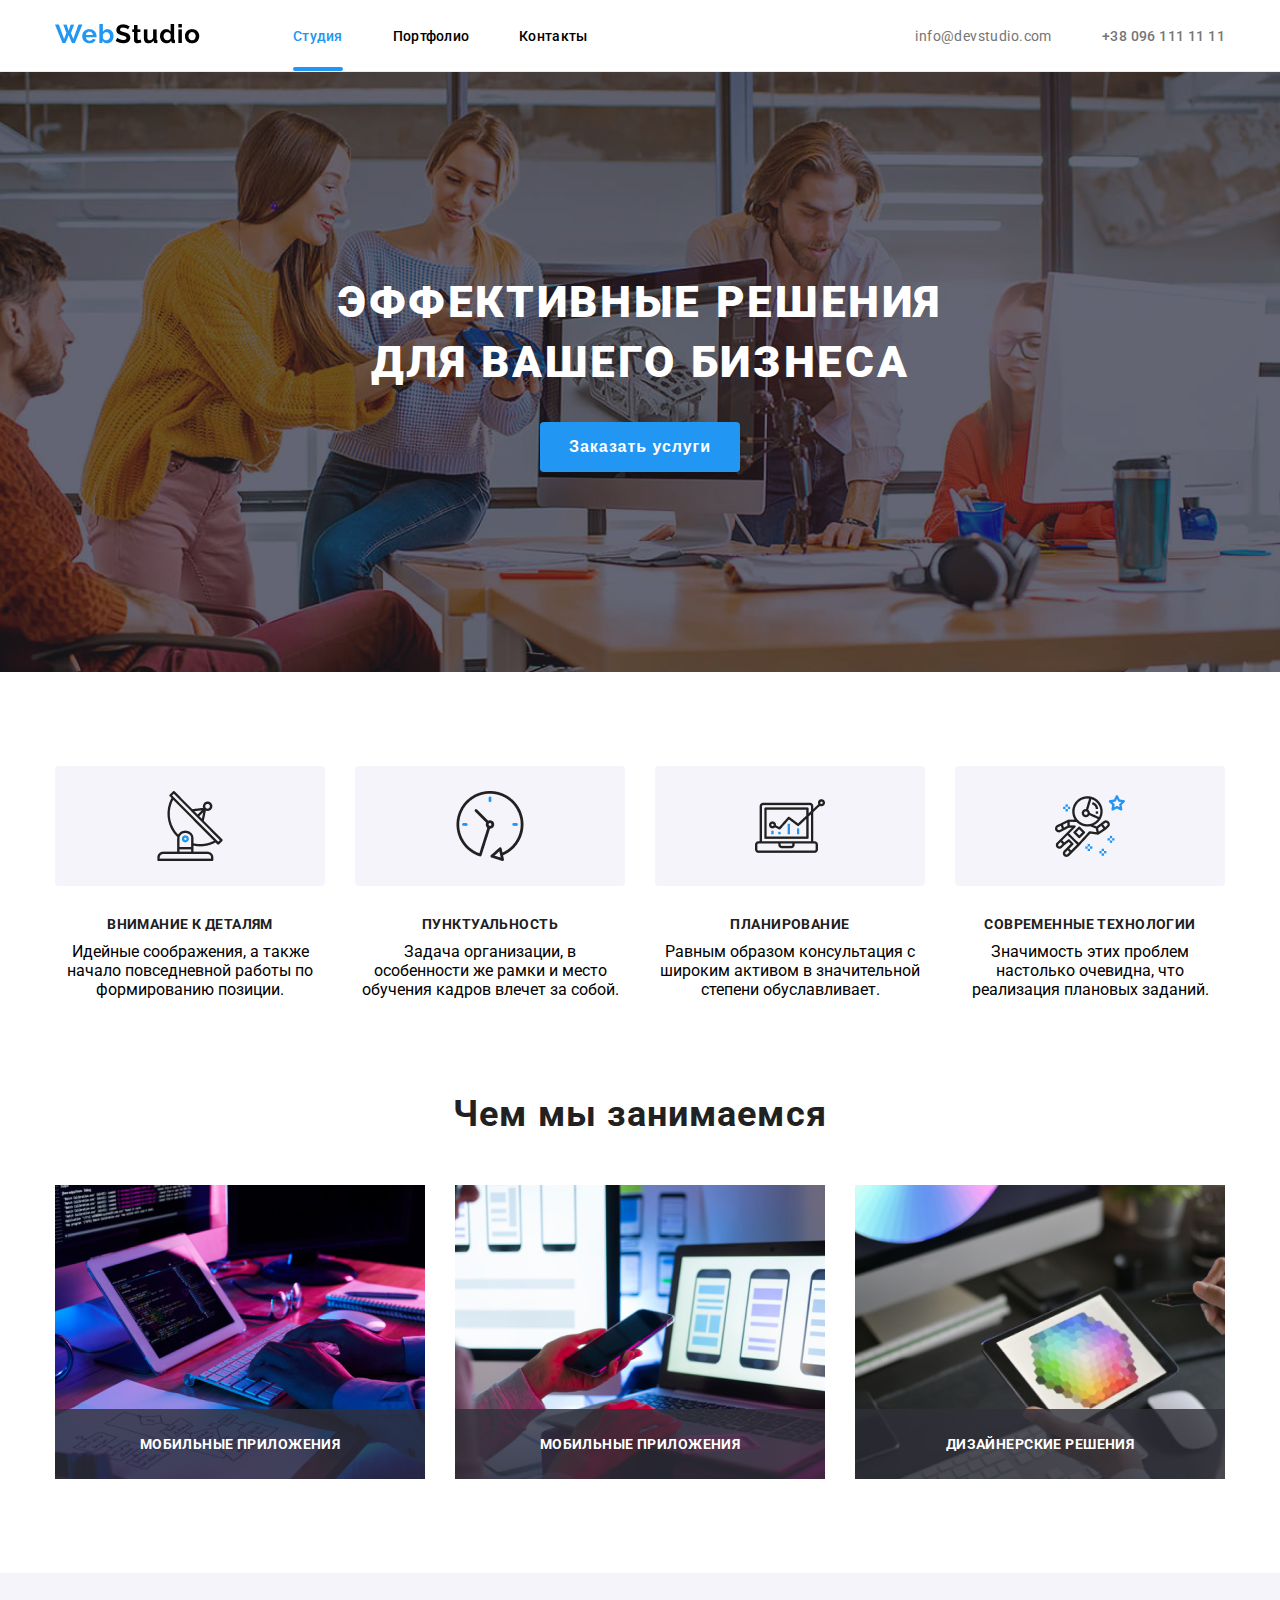
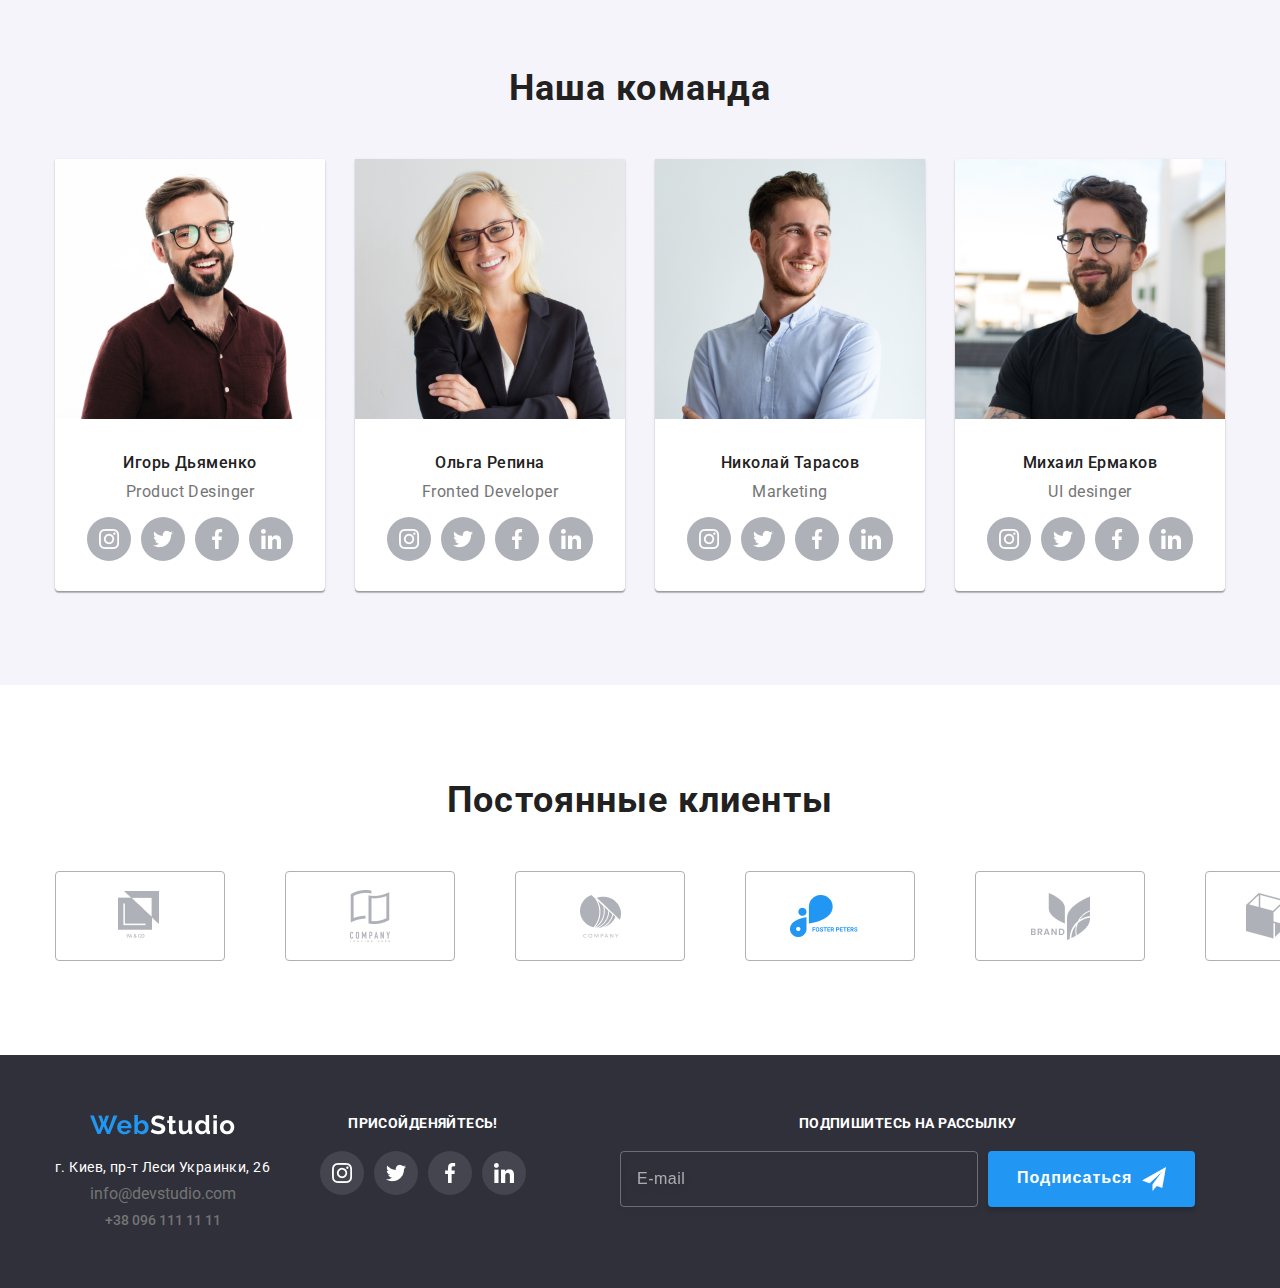
<file: index.html>
<!DOCTYPE html>
<html lang="en">
<head>
    <meta charset="UTF-8">
    <meta http-equiv="X-UA-Compatible" content="IE=edge">
    <meta name="viewport" content="width=device-width, initial-scale=1.0">
    <title>studio</title>
    <link rel="stylesheet" href="main.css">
    <link rel="preconnect" href="https://fonts.googleapis.com">
<link rel="preconnect" href="https://fonts.gstatic.com" crossorigin>
<link href="https://fonts.googleapis.com/css2?family=Roboto:wght@300;400;700;900&display=swap" rel="stylesheet">
</head>
<body>
    <div class="wrapper">
        <header class="header">
            <div class="container">
            <div class="header-col">
                <a href="#" class="logo-img">
                    <img src="WebStudio.png" alt="Logo icon" class="logo">
                </a>
                <nav class="menu">
                    <ul class="menu-list">
                        <li class="menu-item">
                            <a href="#" class="menu-link menu-link-active">Студия</a>
                        </li>
                        <li class="menu-item">
                            <a href="portfolio.html" class="menu-link">Портфолио</a>
                        </li>
                        <li class="menu-item">
                            <a href="#" class="menu-link">Контакты</a>
                        </li>
                    </ul>
                </nav>
            </div>
            <div class="header-col">
                <a href="#" class="email">info@devstudio.com</a>
                <a href="#" class="phone">+38 096 111 11 11</a>
            </div>
            </div>
        </header>
    </div>
            <main class="main">
                <section class="preview">
                    <div class="container">
                        <h2 class="preview-title">Эффективные решения для вашего бизнеса</h2>
                        <button class="button">
                            <span>Заказать услуги</span>
                        </button>
                    </div>
                </section>
                <section class="options">
                    <div class="container">
                        <ul class="options-list">
                            <li class="options-item">
                                <div class="options-img">
                                    <img src="Group.png" alt="options">
                                </div>
                                <div class="options-title">Внимание к деталям</div>
                                <div class="options-text">Идейные соображения, а также начало повседневной работы по формированию позиции.</div>
                            </li>
                            <li class="options-item">
                                <div class="options-img">
                                    <img src="clock 1.png" alt="options">
                                </div>
                                <div class="options-title">Пунктуальность</div>
                                <div class="options-text">Задача организации, в особенности же рамки и место обучения кадров влечет за собой.</div>
                            </li>
                            <li class="options-item">
                                <div class="options-img">
                                    <img src="diagram 1.png" alt="options">
                                </div>
                                <div class="options-title">Планирование</div>
                                <div class="options-text">Равным образом консультация с широким активом в значительной степени обуславливает.</div>
                            </li>
                            <li class="options-item">
                                <div class="options-img">
                                    <img src="astronaut 1.png" alt="options">
                                </div>
                                <div class="options-title">Современные технологии</div>
                                <div class="options-text">Значимость этих проблем настолько очевидна, что реализация плановых заданий.</div>
                            </li>
                        </ul>
                    </div>
                </section>
                <section class="doing">
                    <div class="container">
                        <div class="title">Чем мы занимаемся</div>
                        <ul class="doing-list">
                            <li class="doing-item">
                                <img src="img.png" alt="" class="doing-img">
                                <div class="doing-title">Мобильные Приложения</div>
                            </li>
                            <li class="doing-item">
                                <img src="img (1).png" alt="" class="doing-img">
                                <div class="doing-title">Мобильные Приложения</div>
                            </li>
                            <li class="doing-item">
                                <img src="img (2).png" alt="" class="doing-img">
                                <div class="doing-title">Дизайнерские решения</div>
                            </li>
                        </ul>
                    </div>
                </section>
                <section class="team">
                    <div class="container">
                        <div class="title">Наша команда</div>
                        <ul class="team-list">
                            <li class="team-item">
                                <img src="img.jpg" alt="ИгорьДьяменко" class="team-img">
                                <div class="team-name">Игорь Дьяменко</div>
                                <div class="team-position">Product Desinger</div>
                                <div class="socials">
                                    <ul class="socials-list">
                                        <li class="socials-item">
                                            <a href="#" class="socials-link">
                                                <img src="instagram 2.png" alt="иконка социальной сети" class="socials-icon">
                                            </a>
                                        </li>
                                        <li class="socials-item">
                                            <a href="#" class="socials-link">
                                                <img src="twitter 1.png" alt="иконка социальной сети" class="socials-icon">
                                            </a>
                                        </li>
                                        <li class="socials-item">
                                            <a href="#" class="socials-link">
                                                <img src="facebook 1.png" alt="иконка социальной сети" class="socials-icon">
                                            </a>
                                        </li>
                                        <li class="socials-item">
                                            <a href="#" class="socials-link">
                                                <img src="linkedin 1.png" alt="иконка социальной сети" class="socials-icon">
                                            </a>
                                        </li>
                                    </ul>
                                </div>
                            </li>
                            <li class="team-item">
                                <img src="img (1).jpg" alt="Ольгарепина" class="team-img">
                                <div class="team-name">Ольга Репина</div>
                                <div class="team-position">Fronted Developer</div>
                                    <div class="socials">
                            <ul class="socials-list">
                                <li class="socials-item">
                                    <a href="#" class="socials-link">
                                        <img src="instagram 2.png" alt="иконка социальной сети" class="socials-icon">
                                    </a>
                                </li>
                                <li class="socials-item">
                                    <a href="#" class="socials-link">
                                        <img src="twitter 1.png" alt="иконка социальной сети" class="socials-icon">
                                    </a>
                                </li>
                                <li class="socials-item">
                                    <a href="#" class="socials-link">
                                        <img src="facebook 1.png" alt="иконка социальной сети" class="socials-icon">
                                    </a>
                                </li>
                                <li class="socials-item">
                                    <a href="#" class="socials-link">
                                        <img src="linkedin 1.png" alt="иконка социальной сети" class="socials-icon">
                                    </a>
                                </li>
                            </ul>
                        </div>
                            </li>
                            <li class="team-item">
                                <img src="img (2).jpg" alt="НиколайТарасов" class="team-img">
                                <div class="team-name">Николай Тарасов</div>
                                <div class="team-position">Marketing</div>
                                <div class="socials">
                                    <ul class="socials-list">
                                        <li class="socials-item">
                                            <a href="#" class="socials-link">
                                                <img src="instagram 2.png" alt="иконка социальной сети" class="socials-icon">
                                            </a>
                                        </li>
                                        <li class="socials-item">
                                            <a href="#" class="socials-link">
                                                <img src="twitter 1.png" alt="иконка социальной сети" class="socials-icon">
                                            </a>
                                        </li>
                                        <li class="socials-item">
                                            <a href="#" class="socials-link">
                                                <img src="facebook 1.png" alt="иконка социальной сети" class="socials-icon">
                                            </a>
                                        </li>
                                        <li class="socials-item">
                                            <a href="#" class="socials-link">
                                                <img src="linkedin 1.png" alt="иконка социальной сети" class="socials-icon">
                                            </a>
                                        </li>
                                    </ul>
                                </div>
                            </li>
                            <li class="team-item">
                                <img src="img (3).jpg" alt="МихаилЕрмаков" class="team-img">
                                <div class="team-name">Михаил Ермаков</div>
                                <div class="team-position">UI desinger</div>
                                <div class="socials">
                                    <ul class="socials-list">
                                        <li class="socials-item">
                                            <a href="#" class="socials-link">
                                                <img src="instagram 2.png" alt="иконка социальной сети" class="socials-icon">
                                            </a>
                                        </li>
                                        <li class="socials-item">
                                            <a href="#" class="socials-link">
                                                <img src="twitter 1.png" alt="иконка социальной сети" class="socials-icon">
                                            </a>
                                        </li>
                                        <li class="socials-item">
                                            <a href="#" class="socials-link">
                                                <img src="facebook 1.png" alt="иконка социальной сети" class="socials-icon">
                                            </a>
                                        </li>
                                        <li class="socials-item">
                                            <a href="#" class="socials-link">
                                                <img src="linkedin 1.png" alt="иконка социальной сети" class="socials-icon">
                                            </a>
                                        </li>
                                    </ul>
                                </div>
                            </li>
                        </ul>
                    </div>
                </section>
                <section class="clients">
                    <div class="container">
                        <div class="title">Постоянные клиенты</div>
                        <ul class="clients-list">
                            <li class="clients-item">
                                <a href="#" class="clients-link">
                                    <img src="logo 1.png" alt="Иконка клиентов" class="clients-icon">
                                </a>
                            </li>
                            <li class="clients-item">
                                <a href="#" class="clients-link">
                                    <img src="logo 2.png" alt="Иконка клиентов" class="clients-icon">
                                </a>
                            </li>
                            <li class="clients-item">
                                <a href="#" class="clients-link">
                                    <img src="Object.png" alt="Иконка клиентов" class="clients-icon">
                                </a>
                            </li>
                            <li class="clients-item">
                                <a href="#" class="clients-link">
                                    <img src="logo 4.png" alt="Иконка клиентов" class="clients-icon">
                                </a>
                            </li>
                            <li class="clients-item">
                                <a href="#" class="clients-link">
                                    <img src="logo 5.png" alt="Иконка клиентов" class="clients-icon">
                                </a>
                            </li>
                            <li class="clients-item">
                                <a href="#" class="clients-link">
                                    <img src="logo 6.png" alt="Иконка клиентов" class="clients-icon">
                                </a>
                            </li>
                        </ul>
                    </div>
                </section>
            </main>
            <footer class="footer">
                <div class="container">
                    <div class="footer-col footer-col-first">
                        <a href="#" class="logo-img">
                            <img src="WebStudio (2).png" alt="Logo icon" class="logo">
                        </a>
                        <a href="#" class="adress">г. Киев, пр-т Леси Украинки, 26</a>
                        <a href="#" class="email">info@devstudio.com</a>
                        <a href="#" class="phone">+38 096 111 11 11</a>
                    </div>
                    <div class="footer-col footer-col-second">
                        <div class="footer-title">Присойденяйтесь!</div>
                        <div class="socials">
                            <ul class="socials-list">
                                <li class="socials-item">
                                    <a href="#" class="socials-link">
                                        <img src="instagram 2.png" alt="иконка социальной сети" class="socials-icon">
                                    </a>
                                </li>
                                <li class="socials-item">
                                    <a href="#" class="socials-link">
                                        <img src="twitter 1.png" alt="иконка социальной сети" class="socials-icon">
                                    </a>
                                </li>
                                <li class="socials-item">
                                    <a href="#" class="socials-link">
                                        <img src="facebook 1.png" alt="иконка социальной сети" class="socials-icon">
                                    </a>
                                </li>
                                <li class="socials-item">
                                    <a href="#" class="socials-link">
                                        <img src="linkedin 1.png" alt="иконка социальной сети" class="socials-icon">
                                    </a>
                                </li>
                            </ul>
                        </div>
                    </div>
                    <div class="footer-col footer-col-third">
                        <div class="footer-title">Подпишитесь на рассылку</div>
                        <div class="footer-input-block">
                            <input type="text" class="input footer-input" placeholder="E-mail">
                            <button class="button button-send">
                                <span>Подписаться</span>
                            </button>
                        </div>
                    </div>
                </div>
            </footer>
    </div>
</body>
</html>
</file>
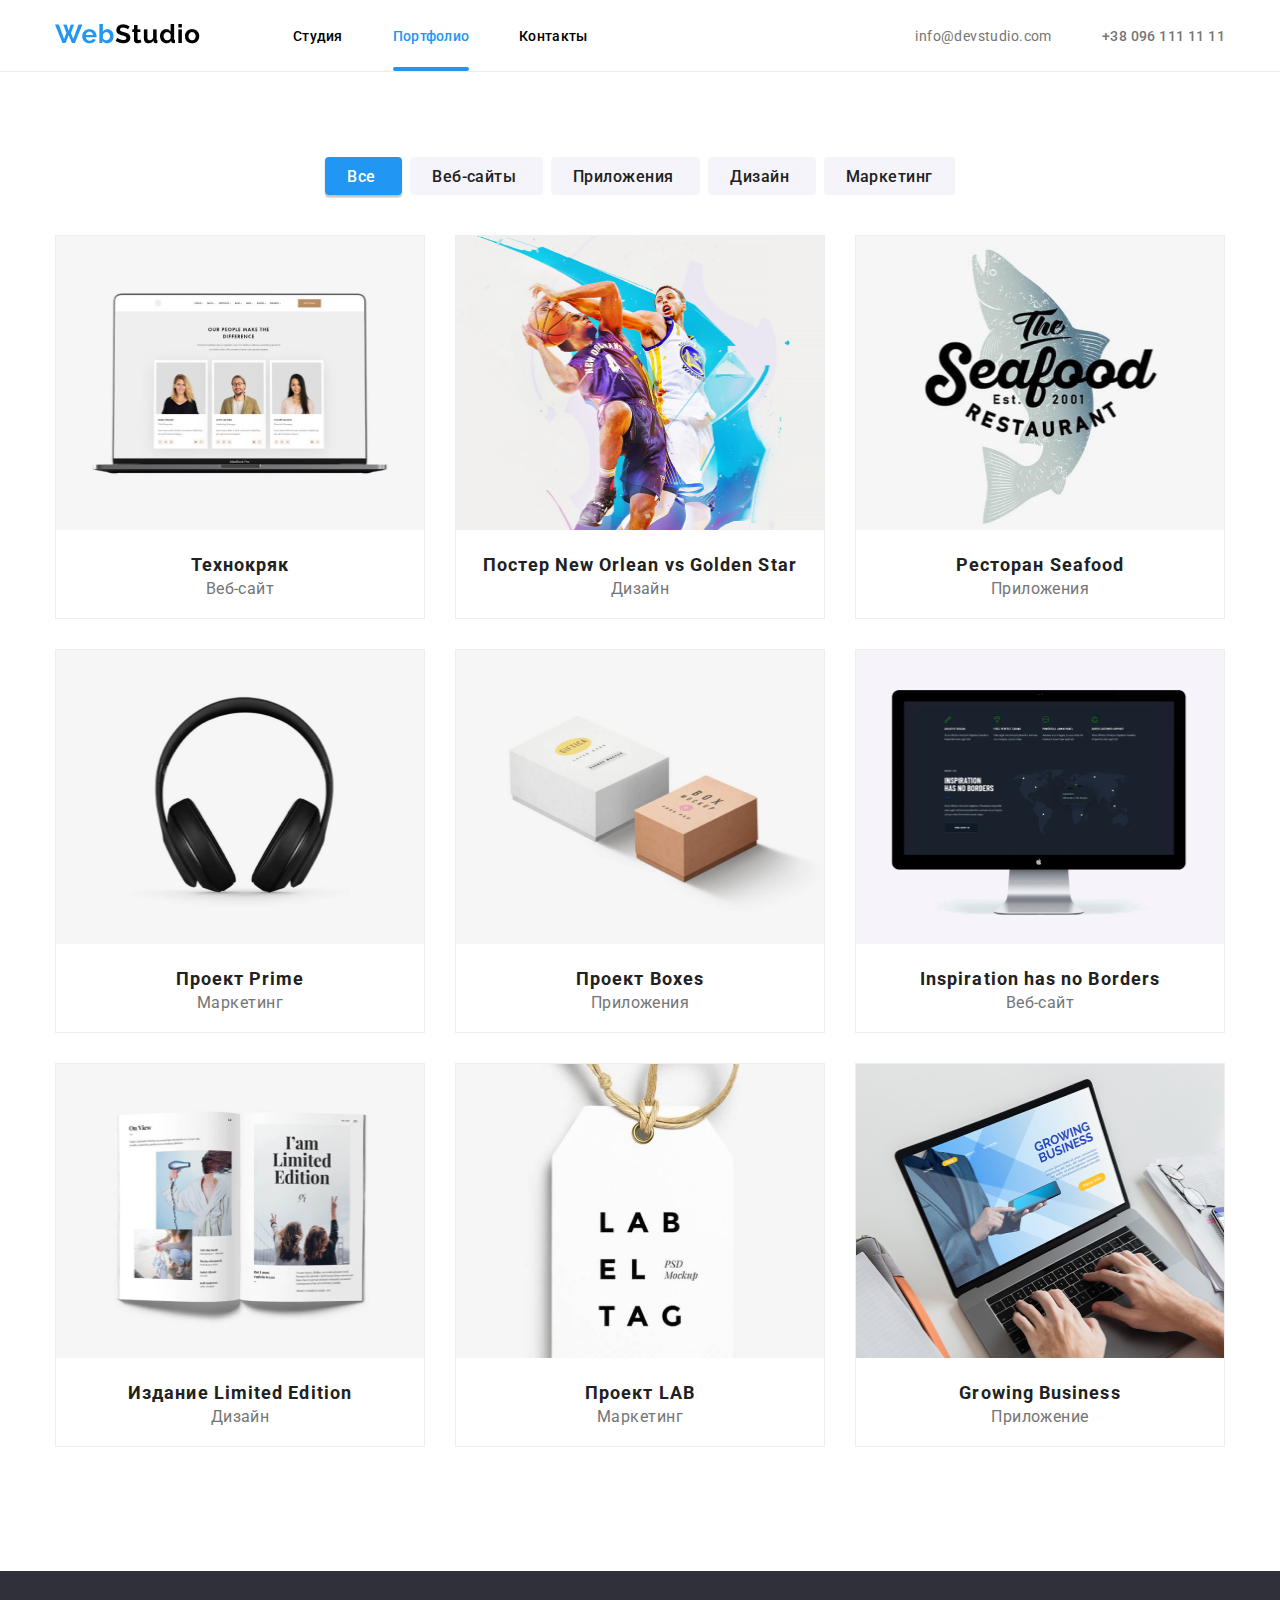
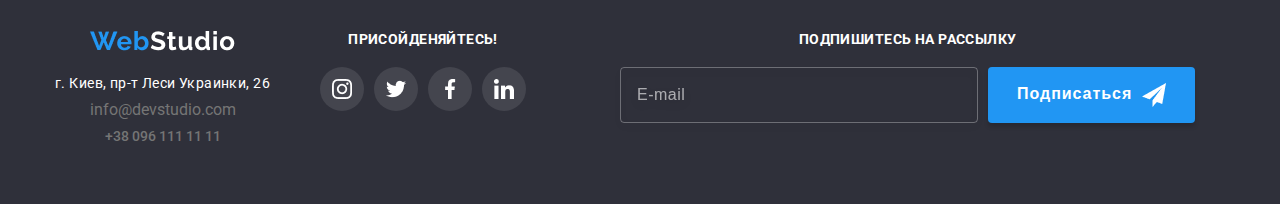
<file: portfolio.html>
<!DOCTYPE html>
<html lang="en">
<head>
    <meta charset="UTF-8">
    <meta http-equiv="X-UA-Compatible" content="IE=edge">
    <meta name="viewport" content="width=device-width, initial-scale=1.0">
    <title>portfolio</title>
    <link rel="stylesheet" href="main.css">
    <link rel="preconnect" href="https://fonts.googleapis.com">
<link rel="preconnect" href="https://fonts.gstatic.com" crossorigin>
<link href="https://fonts.googleapis.com/css2?family=Roboto:wght@300;400;700;900&display=swap" rel="stylesheet">
</head>
<body>
    <div class="wrapper">
        <header class="header">
            <div class="container">
            <div class="header-col">
                <a href="#" class="logo-img">
                    <img src="WebStudio.png" alt="Logo icon" class="logo">
                </a>
                <nav class="menu">
                    <ul class="menu-list">
                        <li class="menu-item">
                            <a href="index.html" class="menu-link ">Студия</a>
                        </li>
                        <li class="menu-item">
                            <a href="portfolio.html" class="menu-link menu-link-active">Портфолио</a>
                        </li>
                        <li class="menu-item">
                            <a href="#" class="menu-link">Контакты</a>
                        </li>
                    </ul>
                </nav>
            </div>
            <div class="header-col">
                <a href="#" class="email">info@devstudio.com</a>
                <a href="#" class="phone">+38 096 111 11 11</a>
            </div>
            </div>
        </header>
    </div>
            <main class="main main-portfolio">
                <section class="portfolio">
                    <div class="container">
                        <div class="portfolio-tab">
                            <ul class="portfolio-tab-list">
                                <li class="portfolio-tab-item">
                                    <a href="#" class="portfolio-tab-link portfolio-tab-link-active">
                                        Все
                                    </a>
                                    <a href="#" class="portfolio-tab-link">
                                        Веб-сайты
                                    </a>
                                    <a href="#" class="portfolio-tab-link">
                                        Приложения
                                    </a>
                                    <a href="#" class="portfolio-tab-link">
                                        Дизайн
                                    </a>
                                    <a href="#" class="portfolio-tab-link">
                                        Маркетинг
                                    </a>
                                </li>
                            </ul>
                        </div>
                    <ul class="portfolio-list">
                        <li class="portfolio-item">
                            <img src="img (3).png" alt="" class="portfolio-img">
                            <div class="portfolio-bg">
                                <p>
                                    Технокряк это современная площадка распространения коронавируса. 
                                    Компании используют эту платформу для цифрового шпионажа и атак на защищённые сервера конкурентов.
                                </p>
                            </div>
                            <div class="portfolio-content">
                                <div class="portfolio-name">Технокряк</div>
                                <div class="portfolio-type"> Веб-сайт</div>
                            </div>
                        </li>
                        <li class="portfolio-item">
                            <img src="img (4).png" alt="" class="portfolio-img">
                            <div class="portfolio-bg">
                                <p>
                                    Технокряк это современная площадка распространения коронавируса. 
                                    Компании используют эту платформу для цифрового шпионажа и атак на защищённые сервера конкурентов.
                                </p>
                            </div>
                            <div class="portfolio-content">
                            <div class="portfolio-name">Постер New Orlean vs Golden Star</div>
                            <div class="portfolio-type"> Дизайн</div>
                        </div>
                        </li>
                        <li class="portfolio-item">
                            <img src="img (5).png" alt="" class="portfolio-img">
                            <div class="portfolio-bg">
                                <p>
                                    Технокряк это современная площадка распространения коронавируса. 
                                    Компании используют эту платформу для цифрового шпионажа и атак на защищённые сервера конкурентов.
                                </p>
                            </div>
                            <div class="portfolio-content">
                            <div class="portfolio-name">Ресторан Seafood</div>
                            <div class="portfolio-type"> Приложения</div>
                        </div>
                        </li>
                        <li class="portfolio-item">
                            <img src="img (6).png" alt="" class="portfolio-img">
                            <div class="portfolio-bg">
                                <p>
                                    Технокряк это современная площадка распространения коронавируса. 
                                    Компании используют эту платформу для цифрового шпионажа и атак на защищённые сервера конкурентов.
                                </p>
                            </div>
                            <div class="portfolio-content">
                            <div class="portfolio-name">Проект Prime</div>
                            <div class="portfolio-type"> Маркетинг</div>
                        </div>
                        </li>
                        <li class="portfolio-item">
                            <img src="img (7).png" alt="" class="portfolio-img">
                            <div class="portfolio-bg">
                                <p>
                                    Технокряк это современная площадка распространения коронавируса. 
                                    Компании используют эту платформу для цифрового шпионажа и атак на защищённые сервера конкурентов.
                                </p>
                            </div>
                            <div class="portfolio-content">
                            <div class="portfolio-name">Проект Boxes</div>
                            <div class="portfolio-type"> Приложения</div>
                        </div>
                        </li>
                        <li class="portfolio-item">
                            <img src="img (8).png" alt="" class="portfolio-img">
                            <div class="portfolio-bg">
                                <p>
                                    Технокряк это современная площадка распространения коронавируса. 
                                    Компании используют эту платформу для цифрового шпионажа и атак на защищённые сервера конкурентов.
                                </p>
                            </div>
                            <div class="portfolio-content">
                            <div class="portfolio-name">Inspiration has no Borders</div>
                            <div class="portfolio-type"> Веб-сайт</div>
                        </div>
                        </li>
                        <li class="portfolio-item">
                            <img src="img (9).png" alt="" class="portfolio-img">
                            <div class="portfolio-bg">
                                <p>
                                    Технокряк это современная площадка распространения коронавируса. 
                                    Компании используют эту платформу для цифрового шпионажа и атак на защищённые сервера конкурентов.
                                </p>
                            </div>
                            <div class="portfolio-content">
                            <div class="portfolio-name">Издание Limited Edition</div>
                            <div class="portfolio-type"> Дизайн</div>
                        </div>
                        </li>
                        <li class="portfolio-item">
                            <img src="img (10).png" alt="" class="portfolio-img">
                            <div class="portfolio-bg">
                                <p>
                                    Технокряк это современная площадка распространения коронавируса. 
                                    Компании используют эту платформу для цифрового шпионажа и атак на защищённые сервера конкурентов.
                                </p>
                            </div>
                            <div class="portfolio-content">
                            <div class="portfolio-name">Проект LAB</div>
                            <div class="portfolio-type"> Маркетинг</div>
                        </div>
                        </li>
                        <li class="portfolio-item">
                            <img src="img (11).png" alt="" class="portfolio-img">
                            <div class="portfolio-bg">
                                <p>
                                    Технокряк это современная площадка распространения коронавируса. 
                                    Компании используют эту платформу для цифрового шпионажа и атак на защищённые сервера конкурентов.
                                </p>
                            </div>
                            <div class="portfolio-content">
                            <div class="portfolio-name">Growing Business</div>
                            <div class="portfolio-type"> Приложение</div>
                        </div>
                        </li>
                    </ul>
                    </div>
                </section>
            </main>
            <footer class="footer">
                <div class="container">
                    <div class="footer-col footer-col-first">
                        <a href="#" class="logo-img">
                            <img src="WebStudio (2).png" alt="Logo icon" class="logo">
                        </a>
                        <a href="#" class="adress">г. Киев, пр-т Леси Украинки, 26</a>
                        <a href="#" class="email">info@devstudio.com</a>
                        <a href="#" class="phone">+38 096 111 11 11</a>
                    </div>
                    <div class="footer-col footer-col-second">
                        <div class="footer-title">Присойденяйтесь!</div>
                        <div class="socials">
                            <ul class="socials-list">
                                <li class="socials-item">
                                    <a href="#" class="socials-link">
                                        <img src="instagram 2.png" alt="иконка социальной сети" class="socials-icon">
                                    </a>
                                </li>
                                <li class="socials-item">
                                    <a href="#" class="socials-link">
                                        <img src="twitter 1.png" alt="иконка социальной сети" class="socials-icon">
                                    </a>
                                </li>
                                <li class="socials-item">
                                    <a href="#" class="socials-link">
                                        <img src="facebook 1.png" alt="иконка социальной сети" class="socials-icon">
                                    </a>
                                </li>
                                <li class="socials-item">
                                    <a href="#" class="socials-link">
                                        <img src="linkedin 1.png" alt="иконка социальной сети" class="socials-icon">
                                    </a>
                                </li>
                            </ul>
                        </div>
                    </div>
                    <div class="footer-col footer-col-third">
                        <div class="footer-title">Подпишитесь на рассылку</div>
                        <div class="footer-input-block">
                            <input type="text" class="input footer-input" placeholder="E-mail">
                            <button class="button button-send">
                                <span>Подписаться</span>
                            </button>
                        </div>
                    </div>
                </div>
            </footer>
    </div>
</body>
</html>
</file>
<file: main.css>
*{
    box-sizing: border-box;
}
body , html {
    height: 100%;
    width: 100%;
}
body{
    margin: 0;
    font-family: 'Roboto', sans-serif;
    font-weight: 400;
}
ul , li {
    margin: 0;
    padding: 0;
    list-style: none;
}
a {
    text-decoration: none;
    color: black;
}
.container{
    width: 1170px;
    margin: 0 auto;
}
.header .container{
    display: flex;
    align-items: center;
    justify-content: space-between;
}
.header-col{
    display: flex;
    align-items: center;
    font-weight: 400;
    font-size: 14px;
    letter-spacing: 0.03em;
    
    color: rgba(255, 255, 255, 0.6);
    
}
.menu-list{
    display: flex;
}
.menu-item{
    margin-right: 50px;
}
.menu-item:last-child{
    margin-right: 0px;
}
.menu-link:hover{
    color: #2196F3;
}
.menu-link:hover::before{
    background: #2196F3;
}
.menu-link{
    font-weight: 500;
    font-size: 14px;
    letter-spacing: 0.02em;
    position: relative;
}
.menu-link::before{
    content: "";
    display: block;
    width: 100%;
    background: transparent;
    border-radius: 2px;
    height: 4px;
    position: absolute;
    left: 0;
    bottom: -27px;
}
.menu-link-active::before{
    background: #2196F3;
}
.email  .phone{
    font-weight: normal;
    font-size: 14px;
    letter-spacing: 0.03em;
    
    color: rgba(255, 255, 255, 0.6);
}
.phone{
    font-weight: 500;
    font-size: 14px;
    color: #757575;
}

.email:hover{
    color: #2196F3;
}
.phone:hover{
    color: #2196F3;
}
.email{
    margin-right: 50px;
    color: #757575;
}
.header{
    padding:24px 0px;
    border-bottom: 1px solid #ECECEC;
}
.logo{
    margin-right: 93px;
}
.preview{
    background: url(./Group\ 5.png) center no-repeat;
    background-size: cover;
    height: 600px;
    display: flex;
    align-items: center;
    justify-content: center;
    margin-bottom: 94px;
}
.preview-title{
    font-weight: 900;
    font-size: 44px;
    line-height: 60px;
    letter-spacing: 0.06em;
    text-transform: uppercase;
    color: #FFFFFF;
    width: 696px;
    margin: 0 auto;
    margin-bottom: 30px;
}
.button{
    background: #2196F3;
    box-shadow: 0px 4px 4px rgba(0, 0, 0, 0.15);
    border-radius: 4px;
    border: none;
    padding: 16px 29px;
    cursor: pointer;
}
.button span{
    font-weight: 700;
    font-size: 16px;
    letter-spacing: 0.06em;
    color: #FFFFFF;
}
.button-send span::after{
    content: "";
    display: inline-block;
    height: 24px;
    width: 24px;
    background: url(./icon\ send.png) center no-repeat;
    vertical-align: middle;
    margin-left: 10px;

}
.preview , .container{
    text-align: center;
}
.options-list{
    display: flex;
}
.options-item{
    margin-right: 30px;
}
.options-img{
    background: #F5F4FA;
    border-radius: 4px;
    width: 270px;

    height: 120px;
    margin-bottom: 30px;
    display: flex;
    align-items: center;
    justify-content: center;
}
.options-item:last-child{
    margin-right: 0px;
}
.options-title{
    font-weight: 700;
    font-size: 14px;
    letter-spacing: 0.03em;
    text-transform: uppercase;

    color: #212121;

    margin-bottom: 10px;
}
.optinos-text{
    font-size: 14px;
    line-height: 24px;
    letter-spacing: 0.03em;
    color: #757575;
}
.doing-img{
    height: 100%;
    width: 100%;


}
.doing-title{
    background: rgba(47, 48, 58, 0.8);
    font-weight: bold;
    font-size: 14px;
    text-align: center;
    letter-spacing: 0.03em;
    text-transform: uppercase;
    
    color: #FFFFFF;
    padding: 27px 0;
    position: absolute;
    bottom: 0;
    width: 100%;
}
.doing-list{
    display: flex;
}
.doing-item{
    margin-right: 30px;
    width: 370px;
    height: 294px;
    position: relative;
}
.doing-item:last-child{
    margin-right: 0;
}
.doing-list{
    display: flex;
}
.title{
    font-weight: 700;
    font-size: 36px;
    letter-spacing: 0.03em;
    color: #212121;
    margin-bottom: 50px;
    text-align: center;
}
.options{
    margin-bottom: 94px;
}
.team-list{
    display: flex;

}
.team-img{
    height: 260px;
    width: 270px;
    margin-bottom: 30px;
}
.team-item{
    margin-right: 30px;
    background: #FFFFFF;
    box-shadow: 0px 1px 3px rgba(0, 0, 0, 0.12), 0px 1px 1px rgba(0, 0, 0, 0.14), 0px 2px 1px rgba(0, 0, 0, 0.2);
    border-radius: 0px 0px 4px 4px;
    padding-bottom: 30px;
}
.team-item:last-child{
    margin-right: 0px;
}
.team-name{
    font-weight: 500;
    font-size: 16px;
    text-align: center;
    letter-spacing: 0.03em;
    color: #212121;
    margin-bottom: 10px;
}
.team-position{
    font-weight: normal;
    font-size: 16px;
    text-align: center;
    letter-spacing: 0.03em;
    color: #757575;
}
.team{
    background: #F5F4FA;
    padding: 94px 0;
}
.doing{
    margin-bottom: 94px;
}
.footer{
    background: #2F303A;
    padding: 60px 0;
}
.footer  .container{
    display: flex;
}
.footer-col-first{
    display: flex;
    flex-direction: column;
}
.footer-col-second{
    margin-left: 50px;
}
.footer-col-third{
    margin-left: 94px;
}
.footer-title{
    font-weight: bold;
    font-size: 14px;
    letter-spacing: 0.03em;
    text-transform: uppercase;
    
    color: #FFFFFF;
    margin-bottom: 20px;

}
.adress{
    font-size: 14px;
    letter-spacing: 0.03em;
    color: #FFFFFF;
    margin-bottom: 9px;
}
.footer .logo{
    margin-bottom: 20px;
    margin-right: 0;
}
.footer .email{
    margin-bottom: 9px;
    margin-right: 0;
}
.menu-link-active{
    color: #2196F3;

}
.main-portfolio{
    padding: 94px 0;
}
.portfolio-tab-list{
    display: flex;
    align-items: center;
    justify-content: center;
}
.portfolio-tab-link{
    background: #F5F4FA;
    border-radius: 4px;

    font-weight: 500;
    font-size: 16px;
    letter-spacing: 0.03em;
    
    color: #212121;
    padding: 9.5px 22px;
    margin-right: 8px;
}


.portfolio-tab-link:last-child{
    margin-right: 0;
}
.portfolio-tab-link-active{
    background: #2196F3;
    box-shadow: 0px 3px 1px rgba(0, 0, 0, 0.1), 0px 1px 2px rgba(0, 0, 0, 0.08), 0px 2px 2px rgba(0, 0, 0, 0.12);
    color: #FFFFFF;

}
.portfolio-img{
    display: inline-block;
    width: 100%;
    height: 294px;


}
.portfolio-list{
    
    display: flex;
    flex-wrap: wrap;
    margin-right: -30px;
}
.portfolio-item{
    background: #FFFFFF;
    border: 1px solid #EEEEEE;
    margin-right: 30px;
    margin-bottom: 30px;
    width: 370px;
    position: relative;
    overflow: hidden;


}
.portfolio-name{
    font-weight: 700;
    font-size: 18px;
    letter-spacing: 0.06em;
    color: #212121;
    margin-bottom: 4px;
}
.portfolio-type{
    font-weight: 400;
    font-size: 16px;

    
    letter-spacing: 0.03em;
    
    color: #757575;
    
}
.portfolio-content{
    padding: 20px 24px;

}
.portfolio-tab{
    margin-bottom: 50px;
}
.portfolio-bg{
    background: rgba(33, 150, 243, 0.9);
    width: 370px;
    height: 294px;
    position: absolute;
    top: 0;
    left: 100%;
    padding: 63px 24px;
    transition: left .4s;

}
.portfolio-item:hover .portfolio-bg{
    left: 0;
}
.portfolio-bg p{
    font-weight: normal;
    font-size: 18px;
    letter-spacing: 0.03em;
    color: #FFFFFF;
    margin: 0;
}
.clients-list{
    display: flex;
}
.clients{
    padding: 94px 0;
}
.clients-link{
    border: 1px solid #AFB1B8;
    border-radius: 4px;
    display: inline-block;
    display: inline-flex;
    justify-content: center;
    align-items: center;
    width: 170px;
    height: 90px;
    margin-right: 30px;
}
.clients-link:hover{
    border-color: #2196F3;
}
.clients-item{
    margin-right: 30px;
}
.clients-item:last-child{
    margin-right: 0px;
}
.socials-list{
    display: flex;
    align-items: center;
}
.socials-item{
    margin-right: 10px;
}
.socials-item:last-child{
    margin-right: 0;
}
.socials-link{
    display: inline-flex;
    align-items: center;
    justify-content: center;
    width: 44px;
    height: 44px;
    border-radius: 50%;
    background: rgba(255, 255, 255, 0.1);
}
.socials-link:hover{
    background: #2196F3;

}
.input{
    background: transparent;
    border: 1px solid rgba(255, 255, 255, 0.3);
    border-radius: 4px;
    filter: drop-shadow(0px 4px 4px rgba(0, 0, 0, 0.15));
    font-size: 16px;
    letter-spacing: 0.03em;   
    color: rgba(255, 255, 255, 0.6);
    outline: none;
    padding: 15px 16px;
}
.input:focus{
    border-color: #2196F3;
}
.input::placeholder{
    font-size: 16px;
    letter-spacing: 0.03em;   
    color: rgba(255, 255, 255, 0.6);
}
.footer-input-block{
    display: flex;
}
.footer-input{
    margin-right: 10px;
    width: 358px;
}
.team-item .socials-link{
    background: #AFB1B8;
}
.team-item .socials-list{
    justify-content: center;
}
.team-item .socials{
    margin-top: 16px;
}
.team-item .socials-link:hover{
    background: #2196F3;
}
</file>
